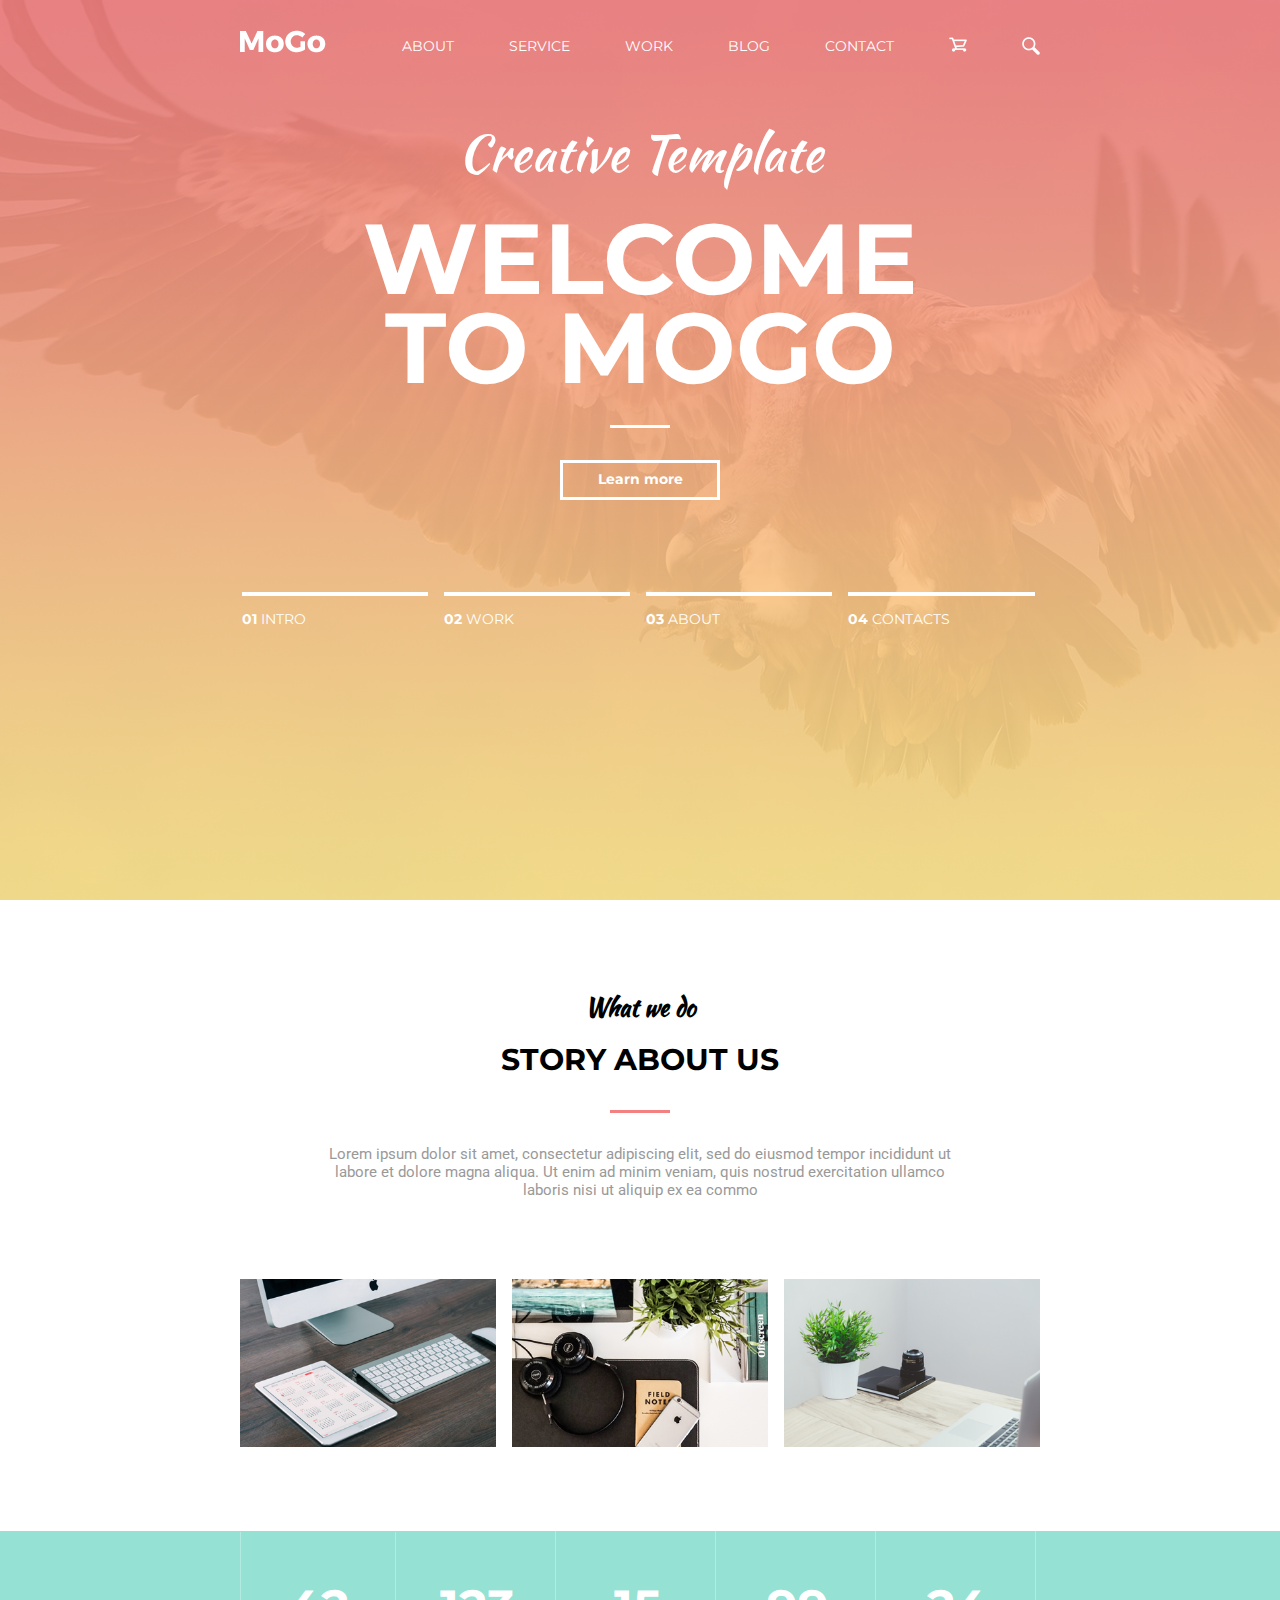
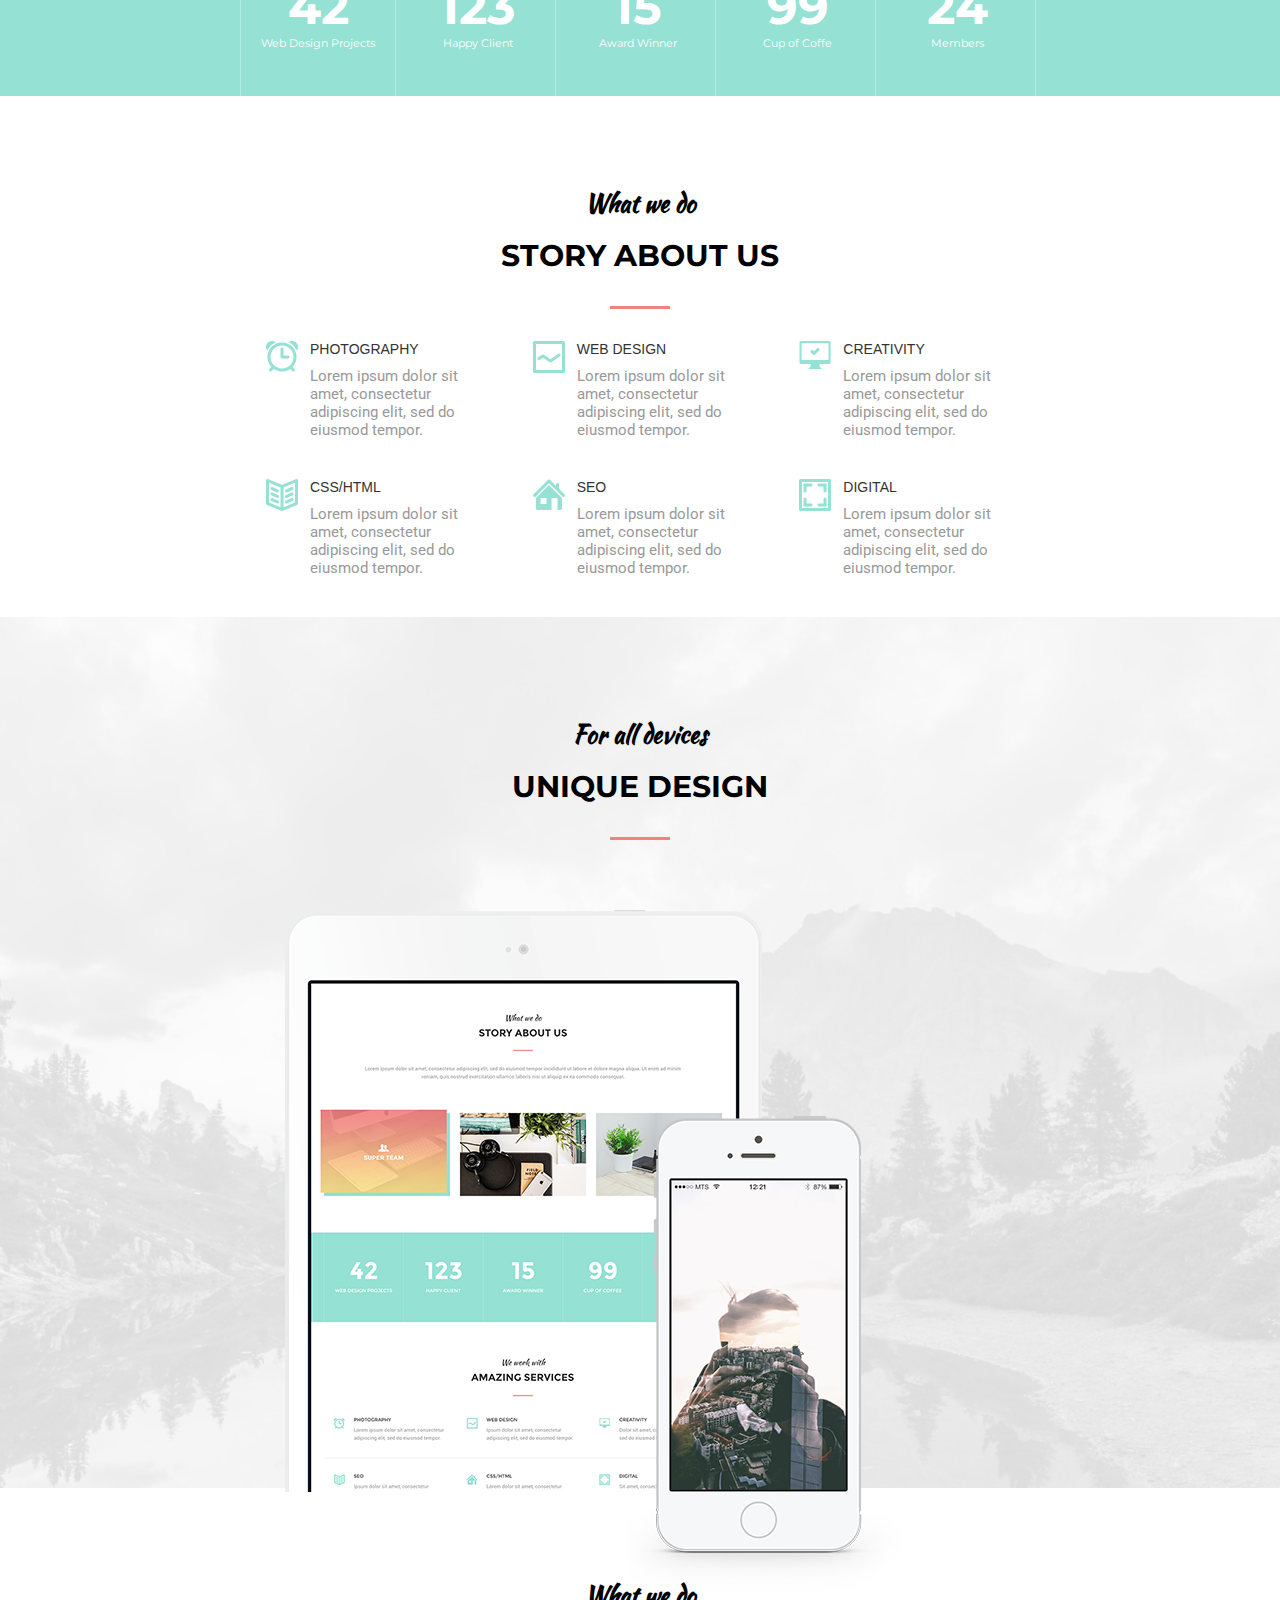
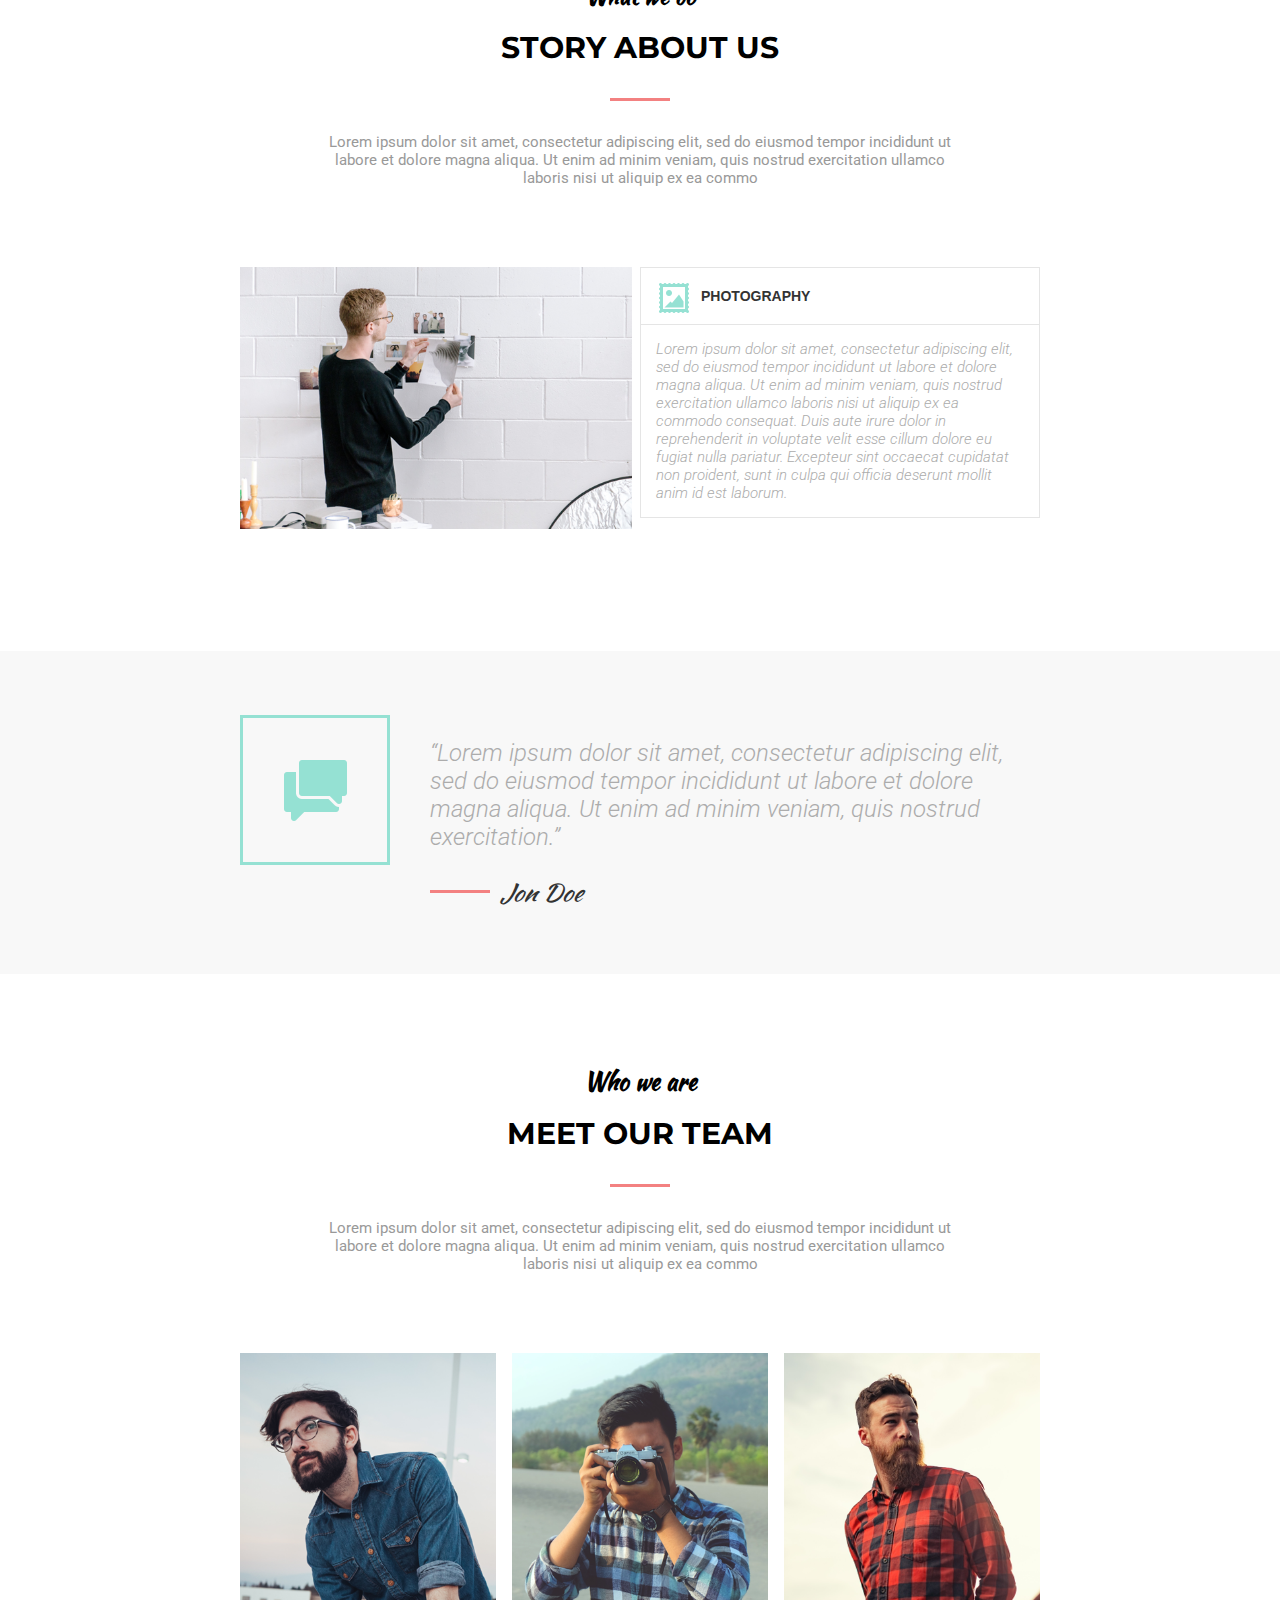
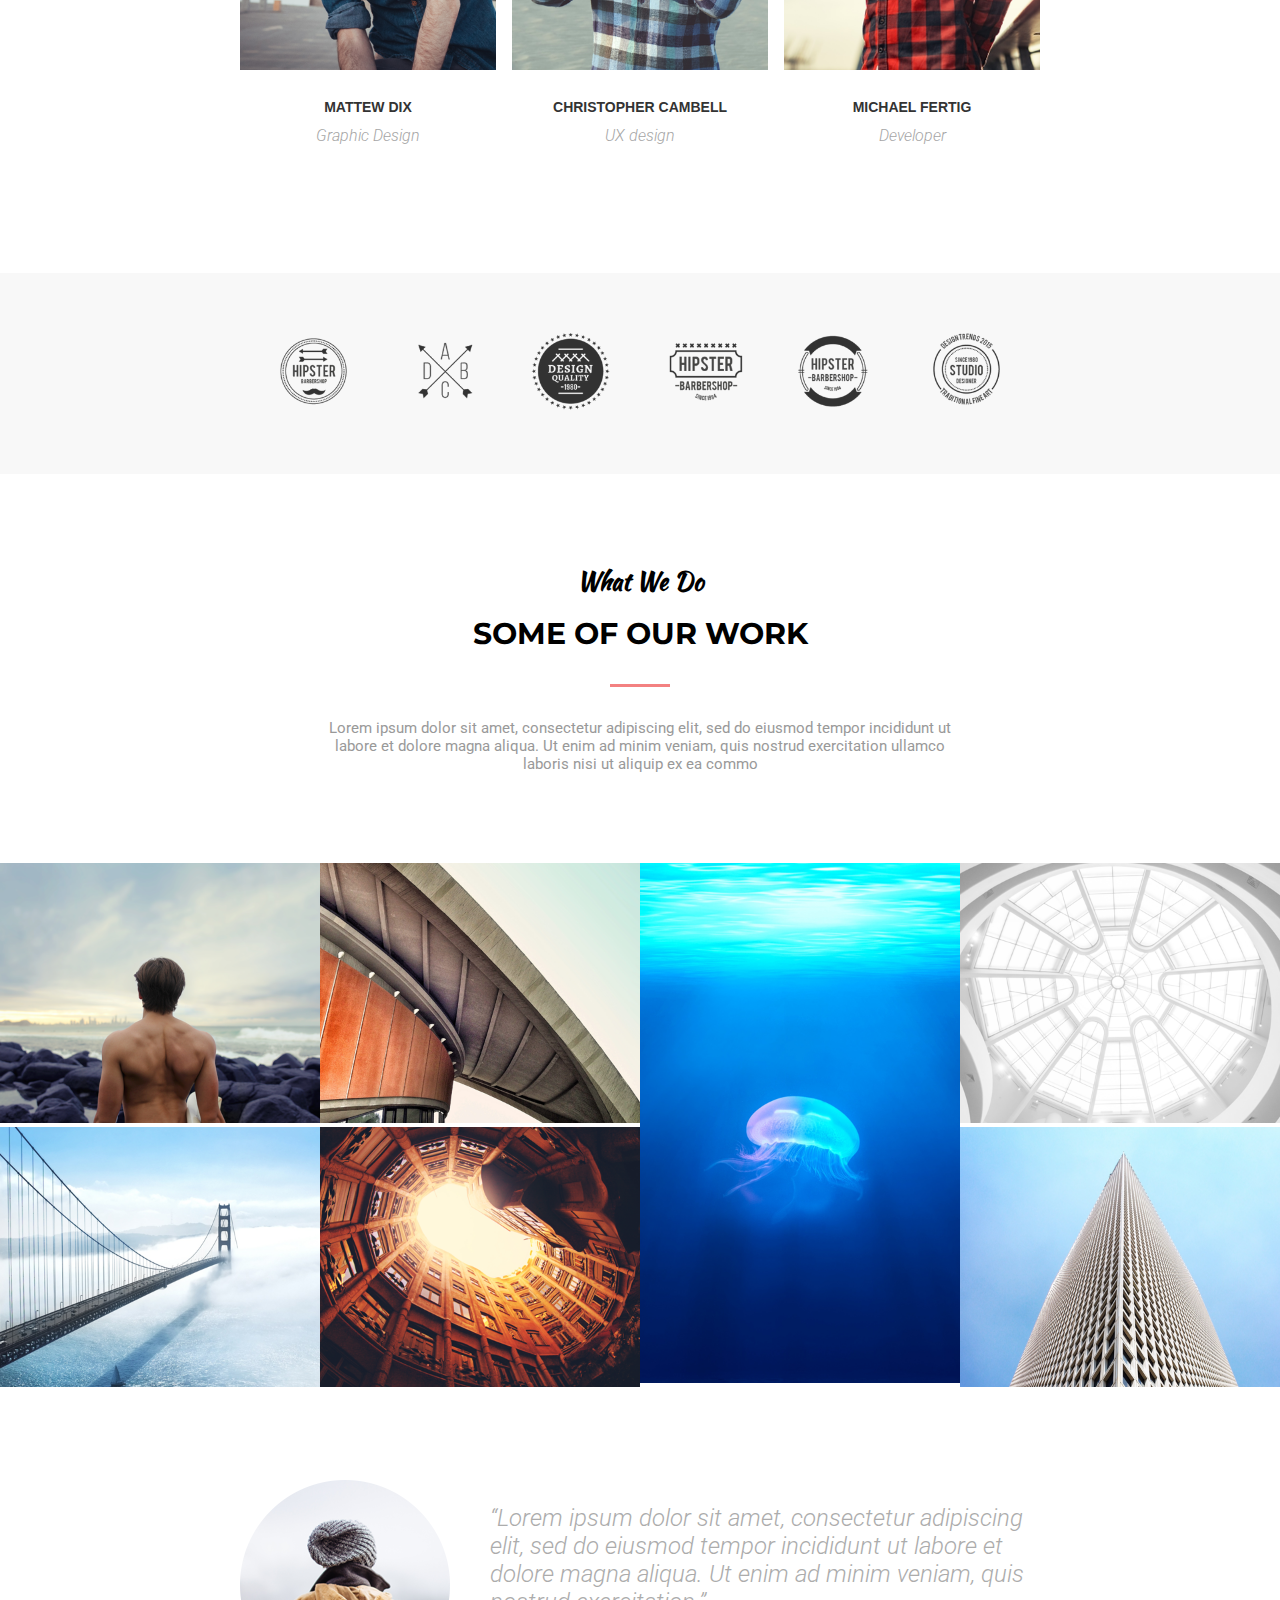
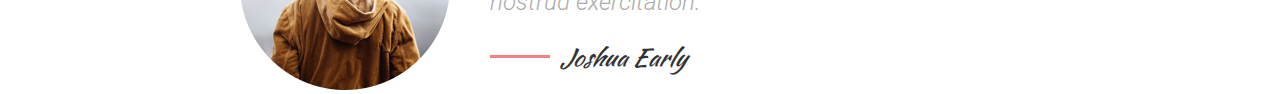
<file: MoGoZV/index.html>
<!DOCTYPE html>
<html>
<head>
    <meta charset="utf-8"/>
    <title></title>
    <link rel="stylesheet" href="style.css">
    <link rel="preconnect" href="https://fonts.gstatic.com">
    <link href="https://fonts.googleapis.com/css2?family=Kaushan+Script&family=Montserrat:wght@400;700&family=Roboto:ital,wght@1,300&display=swap" rel="stylesheet">
</head>
<body>
    <header>
        <div class="wrapper">
            <div class="heading clearfix">
                <div id="logo">
                    <img src="image/Logo.png" alt="logo">
                </div>
                <div id="nav_1">
                    <ul class="menu_1">
                        <li><a href="#">about</a></li>
                        <li><a href="#">service</a></li>
                        <li><a href="#">work</a></li>
                        <li><a href="#">blog</a></li>
                        <li><a href="#">contact</a></li>
                        <li><a href="#"><img src="image/shop_img.png" alt="search"></a></li>
                        <li><a href="#"><img src="image/search_img.png" alt="shop"></a></li>
                    </ul>
                </div>
            </div>
            <div class="promo">
                <h2>Creative Template</h2>
                <h1>Welcome<br/>to MoGo</h1>
                <hr/>
                <div class="button">
                    <a href="#">Learn more</a>
                </div>
            </div>
            <div class="start">
                <ul>
                    <li><a href="#"><b>01</b> intro</a></li>
                    <li><a href="#"><b>02</b> work</a></li>
                    <li><a href="#"><b>03</b> about</a></li>
                    <li><a href="#"><b>04</b> contacts</a></li>
                </ul>
            </div>
        </div>
    </header>
    <section id="about_us">
        <div class="wrapper">
            <div class="titles">
                <h3>What we do</h3>
                <h2>Story about us</h2>
                <hr>
                <p>Lorem ipsum dolor sit amet, consectetur adipiscing elit, sed do eiusmod tempor incididunt ut labore et dolore magna aliqua. Ut enim ad minim veniam, quis nostrud exercitation ullamco laboris nisi ut aliquip ex ea commo</p>
            </div>
            <div class="about_gallery">
                <img src="image/about1.png" alt="">
                <img src="image/about2.png" alt="">
                <img src="image/about3.png" alt="">
            </div>
        </div>
    </section>
    <section id="stat">
        <div class="wrapper">
            <div>
                <p class="stat_numb">42</p>
                <p class="stat_text">Web Design Projects</p>
            </div>
            <div>
                <p class="stat_numb">123</p>
                <p class="stat_text">Happy Client</p>
            </div>
            <div>
                <p class="stat_numb">15</p>
                <p class="stat_text">Award Winner</p>
            </div>
            <div>
                <p class="stat_numb">99</p>
                <p class="stat_text">Cup of Coffe</p>
            </div>
            <div>
                <p class="stat_numb">24</p>
                <p class="stat_text">Members</p>
            </div>
        </div>
    </section>
    <section id="services">
        <div class="wrapper">
            <div class="titles">
                <h3>What we do</h3>
                <h2>Story about us</h2>
                <hr>
            </div>
            <div class="services_items">
                <div class="sv_item">
                    <div class="sv_icon">
                        <img src="image/icon1.png" alt="">
                    </div>
                    <div class="sv_text">
                        <h4>Photography</h4>
                        <p>Lorem ipsum dolor sit amet, consectetur adipiscing elit, sed do eiusmod tempor.</p>
                    </div>
                </div>
                <div class="sv_item">
                    <div class="sv_icon">
                        <img src="image/icon2.png" alt="">
                    </div>
                    <div class="sv_text">
                        <h4>Web Design</h4>
                        <p>Lorem ipsum dolor sit amet, consectetur adipiscing elit, sed do eiusmod tempor.</p>
                    </div>
                </div>
                <div class="sv_item">
                    <div class="sv_icon">
                        <img src="image/icon3.png" alt="">
                    </div>
                    <div class="sv_text">
                        <h4>Creativity</h4>
                        <p>Lorem ipsum dolor sit amet, consectetur adipiscing elit, sed do eiusmod tempor.</p>
                    </div>
                </div>
            </div>
            <div class="services_items">
                <div class="sv_item">
                    <div class="sv_icon">
                        <img src="image/icon4.png" alt="">
                    </div>
                    <div class="sv_text">
                        <h4>Css&#47;html</h4>
                        <p>Lorem ipsum dolor sit amet, consectetur adipiscing elit, sed do eiusmod tempor.</p>
                    </div>
                </div>
                <div class="sv_item">
                    <div class="sv_icon">
                        <img src="image/icon5.png" alt="">
                    </div>
                    <div class="sv_text">
                        <h4>seo</h4>
                        <p>Lorem ipsum dolor sit amet, consectetur adipiscing elit, sed do eiusmod tempor.</p>
                    </div>
                </div>
                <div class="sv_item">
                    <div class="sv_icon">
                        <img src="image/icon6.png" alt="">
                    </div>
                    <div class="sv_text">
                        <h4>digital</h4>
                        <p>Lorem ipsum dolor sit amet, consectetur adipiscing elit, sed do eiusmod tempor.</p>
                    </div>
                </div>
            </div>
        </div>
    </section>
    <section id="design">
        <div class="wrapper">
            <div class="titles">
                <h3>For all devices</h3>
                <h2>Unique design</h2>
                <hr>
            </div>
            <div class="devices">
                <img class="ipad" src="image/ipad.png" alt="ipad">
                <img class="iphone" src="image/iphone.png" alt="">
            </div>
        </div>
    </section>
    <section id="what_do">
        <div class="wrapper">
            <div class="titles">
                <h3>What we do</h3>
                <h2>Story about us</h2>
                <hr>
                <p>Lorem ipsum dolor sit amet, consectetur adipiscing elit, sed do eiusmod tempor incididunt ut labore et dolore magna aliqua. Ut enim ad minim veniam, quis nostrud exercitation ullamco laboris nisi ut aliquip ex ea commo</p>
            </div>
        <div class="what_info">
            <div class="what_img">
                <img src="image/what.png" alt="">
            </div>
            <div class="what_txt">
                <div class="accordion">
                    <div class="accordion_item">
                        <div class="accordion_header">
                            <img class="accordion_icon" src="image/do1.png" alt="">
                            <div class="accordion_title">
                                Photography
                            </div>
                        </div>
                        <div class="accrordion_content">
                            <p>Lorem ipsum dolor sit amet, consectetur adipiscing elit, sed do eiusmod tempor incididunt ut labore et dolore magna aliqua. Ut enim ad minim veniam, quis nostrud exercitation ullamco laboris nisi ut aliquip ex ea commodo consequat. Duis aute irure dolor in reprehenderit in voluptate velit esse cillum dolore eu fugiat nulla pariatur. Excepteur sint occaecat cupidatat non proident, sunt in culpa qui officia deserunt mollit anim id est laborum.</p>
                        </div>
                    </div>
                </div>
            </div>
        </div>
    </section>
    <section id="quote">
        <div class="wrapper">
            <div class="quote_content">
                <div class="quote_img">
                    <img src="image/quote.png" alt="quote">
                </div>
                <div class="quote_txt">
                    <p>“Lorem ipsum dolor sit amet, consectetur adipiscing elit, sed do eiusmod tempor incididunt ut labore et dolore magna aliqua. Ut enim ad minim veniam, quis nostrud exercitation.”</p>
                    <hr/>
                    <p>Jon Doe</p>
                </div>
            </div>
        </div>
        </div>
    </section>
    <section id="portfolio_team">
        <div class="wrapper">
            <div class="titles">
                <h3>Who we are</h3>
                <h2>Meet our team</h2>
                <hr>
                <p>Lorem ipsum dolor sit amet, consectetur adipiscing elit, sed do eiusmod tempor incididunt ut labore et dolore magna aliqua. Ut enim ad minim veniam, quis nostrud exercitation ullamco laboris nisi ut aliquip ex ea commo</p>
            </div>
            <div class="gallery_team">
                <div class="gallery_item">
                    <img src="image/gallary1.png" alt="">
                    <h4>Mattew Dix</h4>
                    <p>Graphic Design</p>
                </div>
                <div class="gallery_item">
                    <img src="image/gallary2.png" alt="">
                    <h4>Christopher Cambell</h4>
                    <p>UX design</p>
                </div>
                <div class="gallery_item">
                    <img src="image/gallary3.png" alt=""> 
                    <h4>Michael fertig</h4>
                    <p>Developer</p> 
                </div>
            </div>
        </div>
    </section>
    <section id="sponsors">
        <div class="wrapper">
            <img src="image/brand.png" alt="">
        </div>
    </section>
    <section id="photo_gallery">
        <div class="wrapper">
            <div class="titles">
                <h3>What We Do</h3>
                <h2>Some of our work</h2>
                <hr>
                <p>Lorem ipsum dolor sit amet, consectetur adipiscing elit, sed do eiusmod tempor incididunt ut labore et dolore magna aliqua. Ut enim ad minim veniam, quis nostrud exercitation ullamco laboris nisi ut aliquip ex ea commo</p>
            </div>
        </div>
        <div class="photo_work">
            <div class="work_col">
                <div><img src="image/photo1.png" alt=""></div>
                <div><img src="image/photo5.png" alt=""></div>
            </div>
            <div class="work_col">
                <div><img src="image/photo2.png" alt=""></div>
                <div><img src="image/photo6.png" alt=""></div>
            </div>
            <div class="work_col">
                <div><img src="image/photo3.png" alt=""></div>
            </div>
            <div class="work_col">
                <div><img src="image/photo4.png" alt=""></div>
                <div><img src="image/photo7.png" alt=""></div>
            </div>
        </div>
        <div class="wrapper">
            <div class="quote_content">
                <div class="quote_img">
                    <img src="image/avatar.png" alt="quote">
                </div>
                <div class="quote_txt">
                    <p>“Lorem ipsum dolor sit amet, consectetur adipiscing elit, sed do eiusmod tempor incididunt ut labore et dolore magna aliqua. Ut enim ad minim veniam, quis nostrud exercitation.”</p>
                    <hr/>
                    <p>Joshua Early</p>
                </div>
            </div>
        </div>
    </div>    
    </section>
    <section>
        <div class="wrapper">
            
        </div>
    </section>
    <section>
        <div class="wrapper">
            
        </div>
    </section>
    <section>
        <div class="wrapper">
            
        </div>
    </section>
    <section>
        <div class="wrapper">
            
        </div>
    </section>
    <footer>
        <div class="wrapper">
            
        </div>
    </footer>
    </body>
</html>
</file>
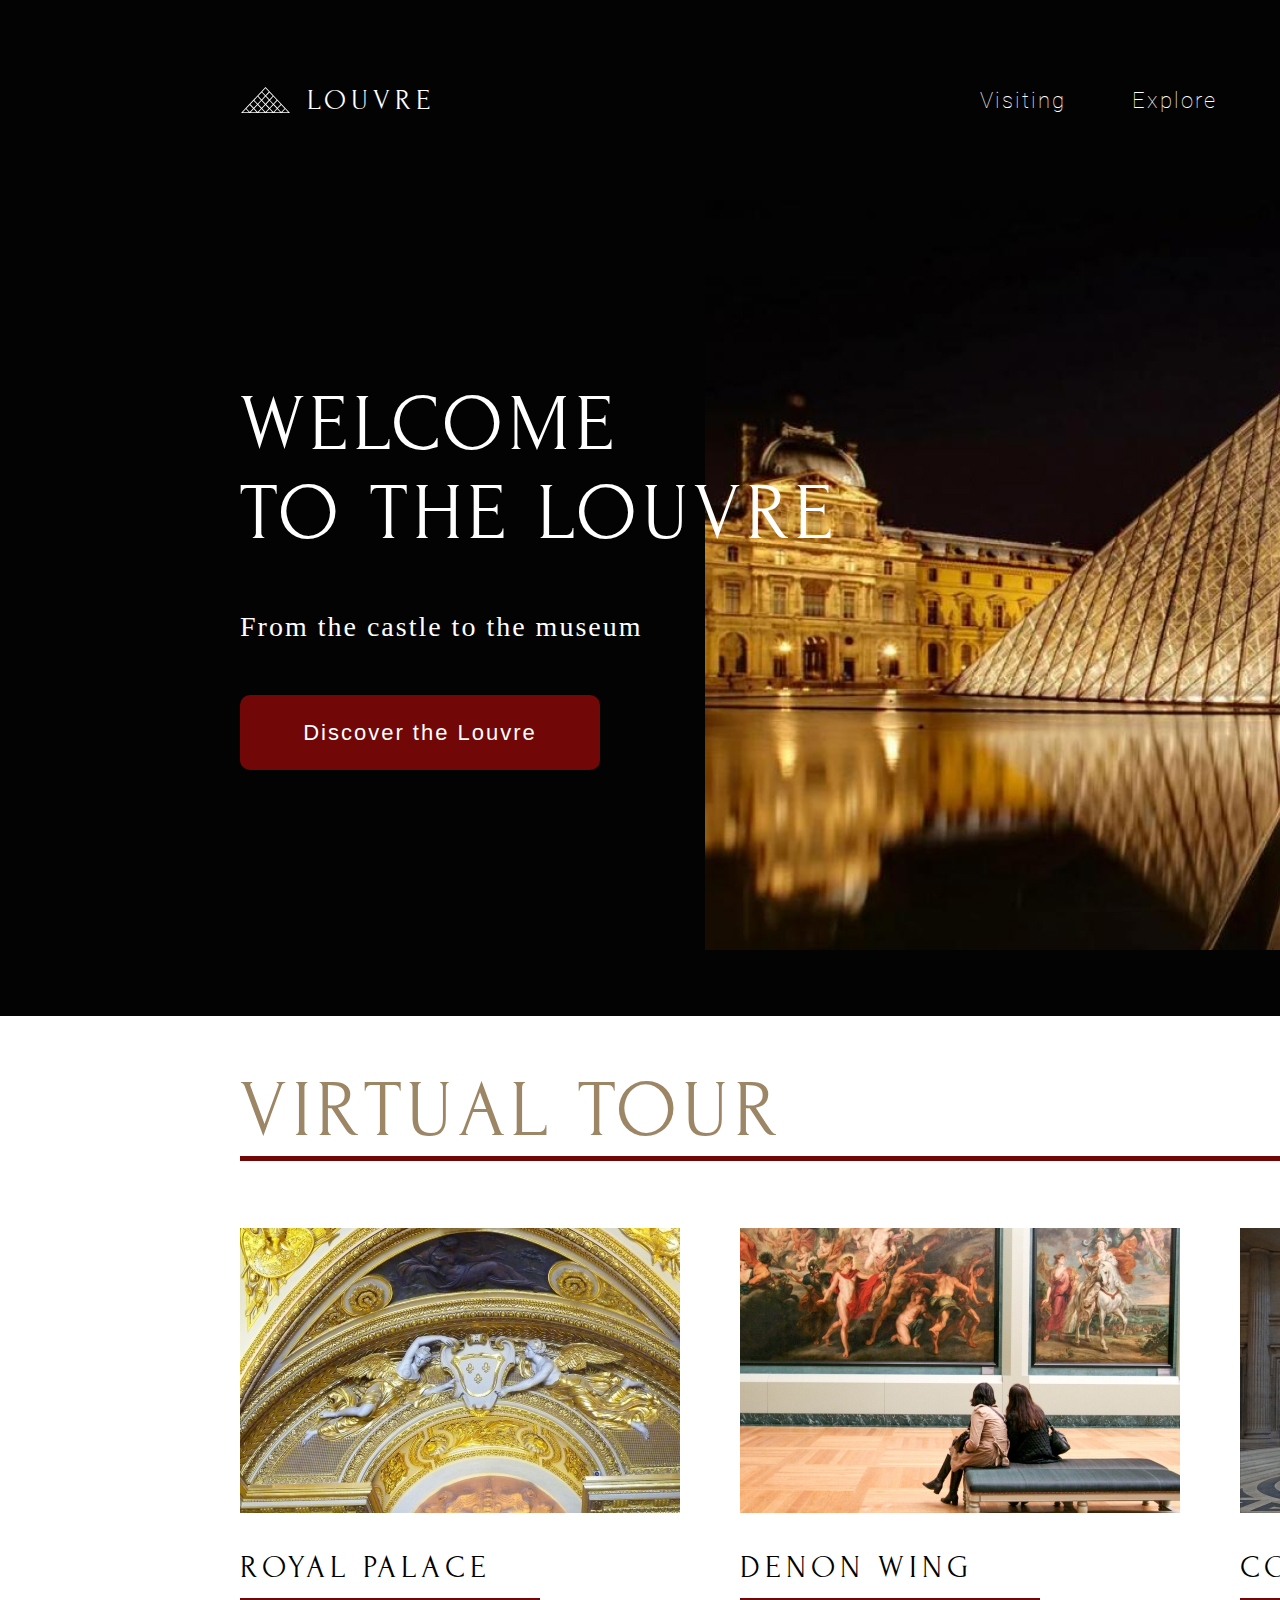
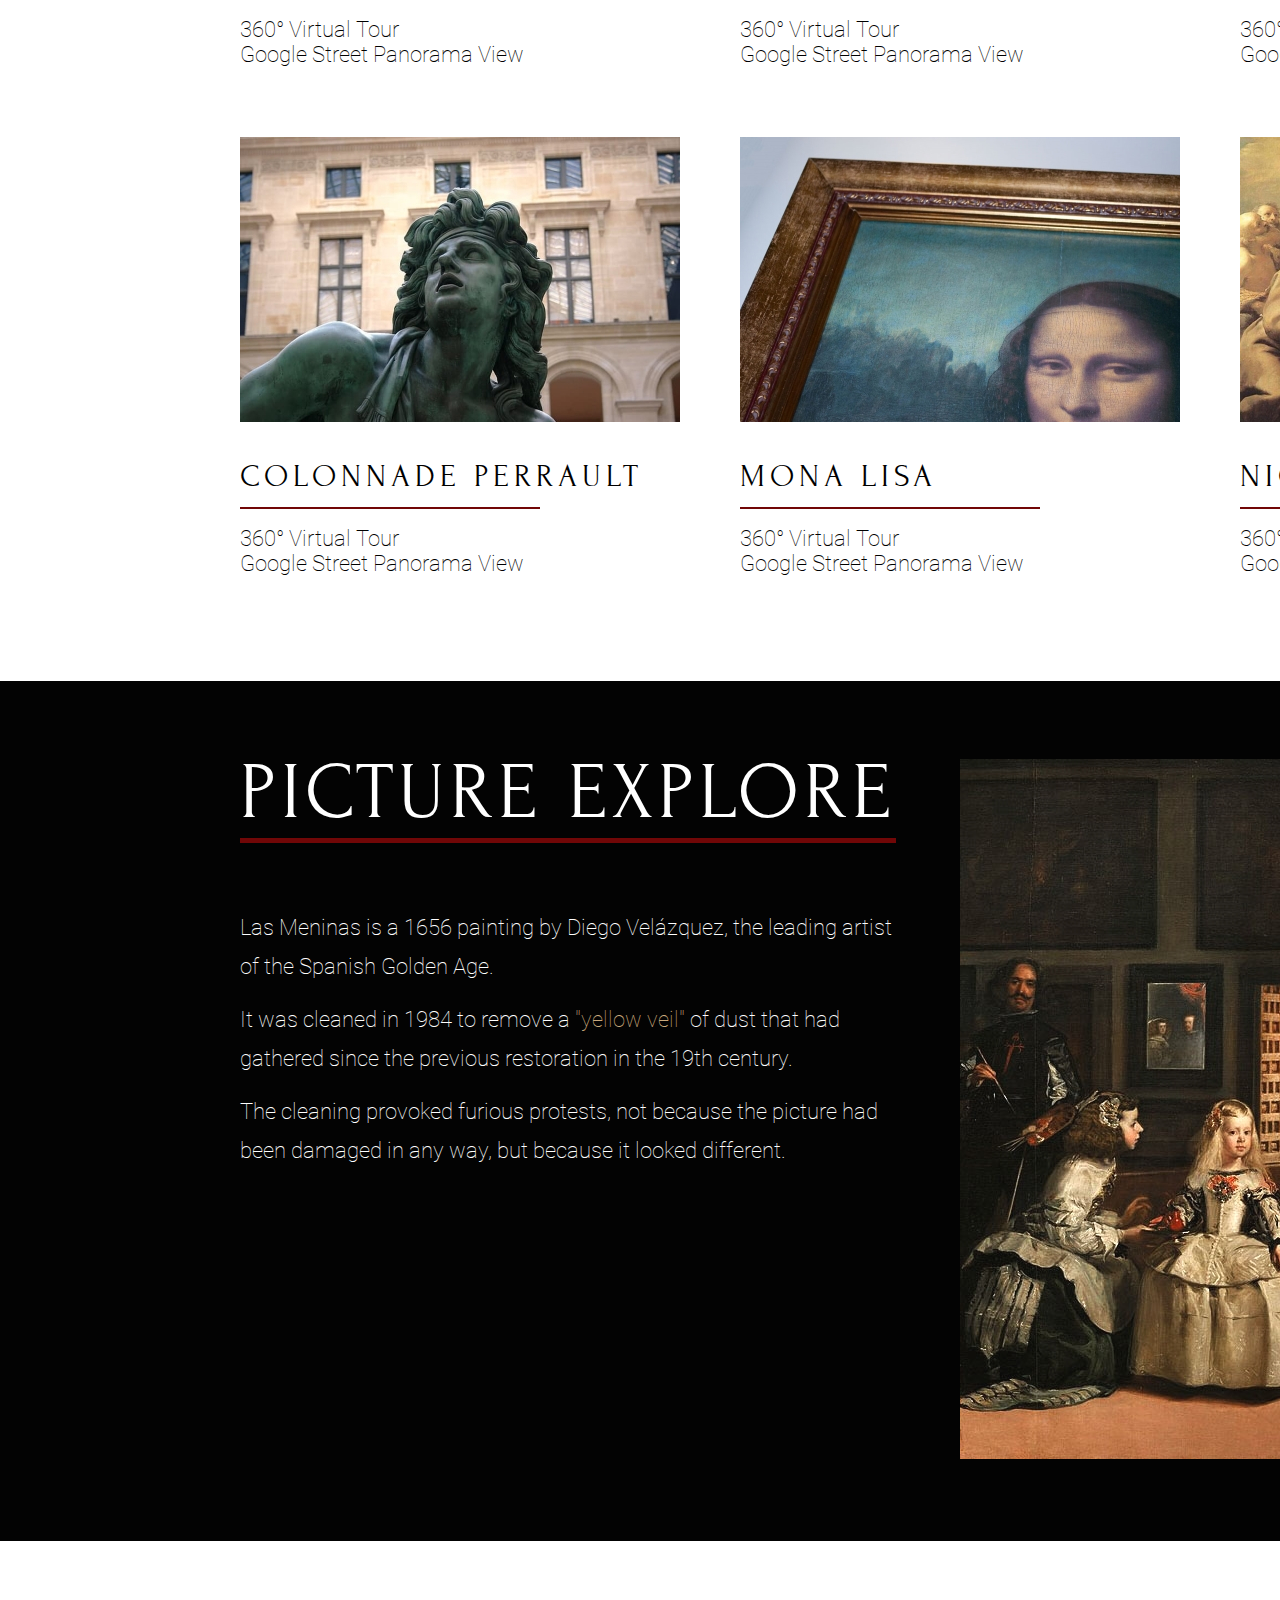
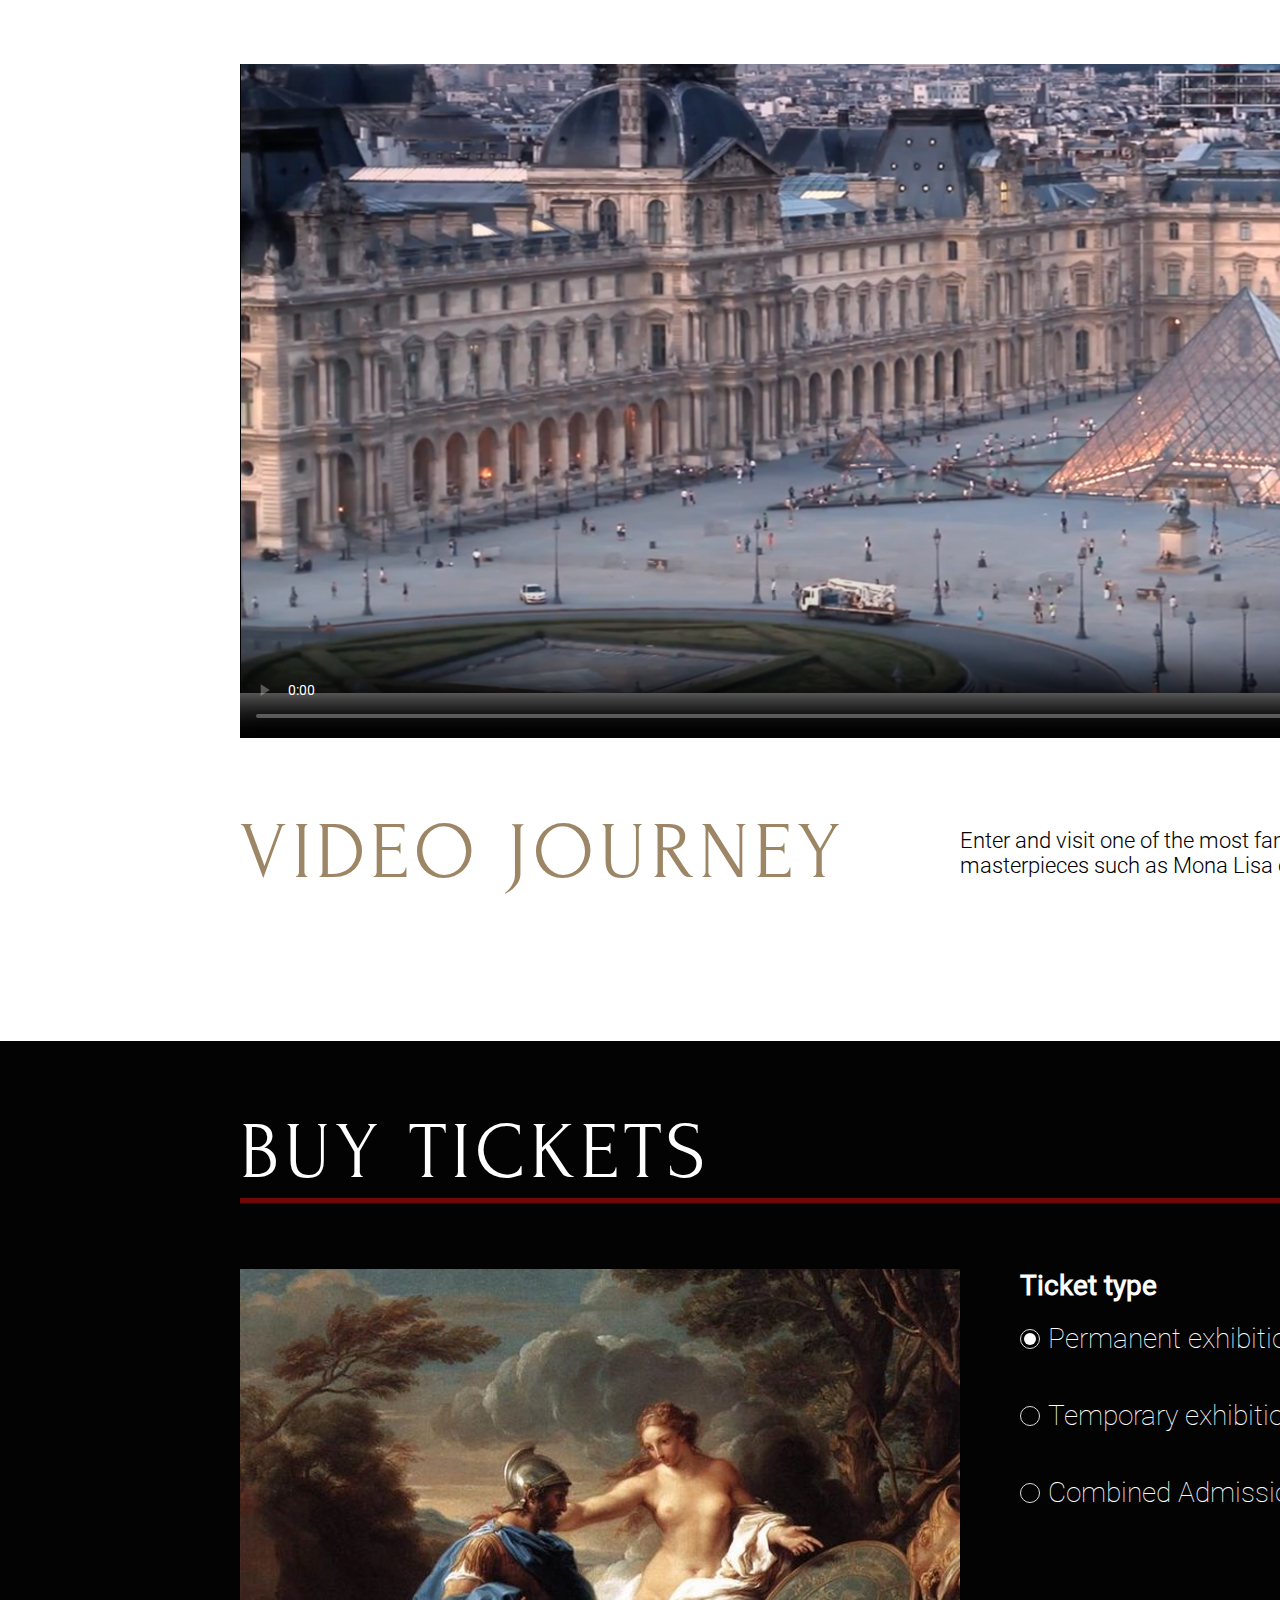
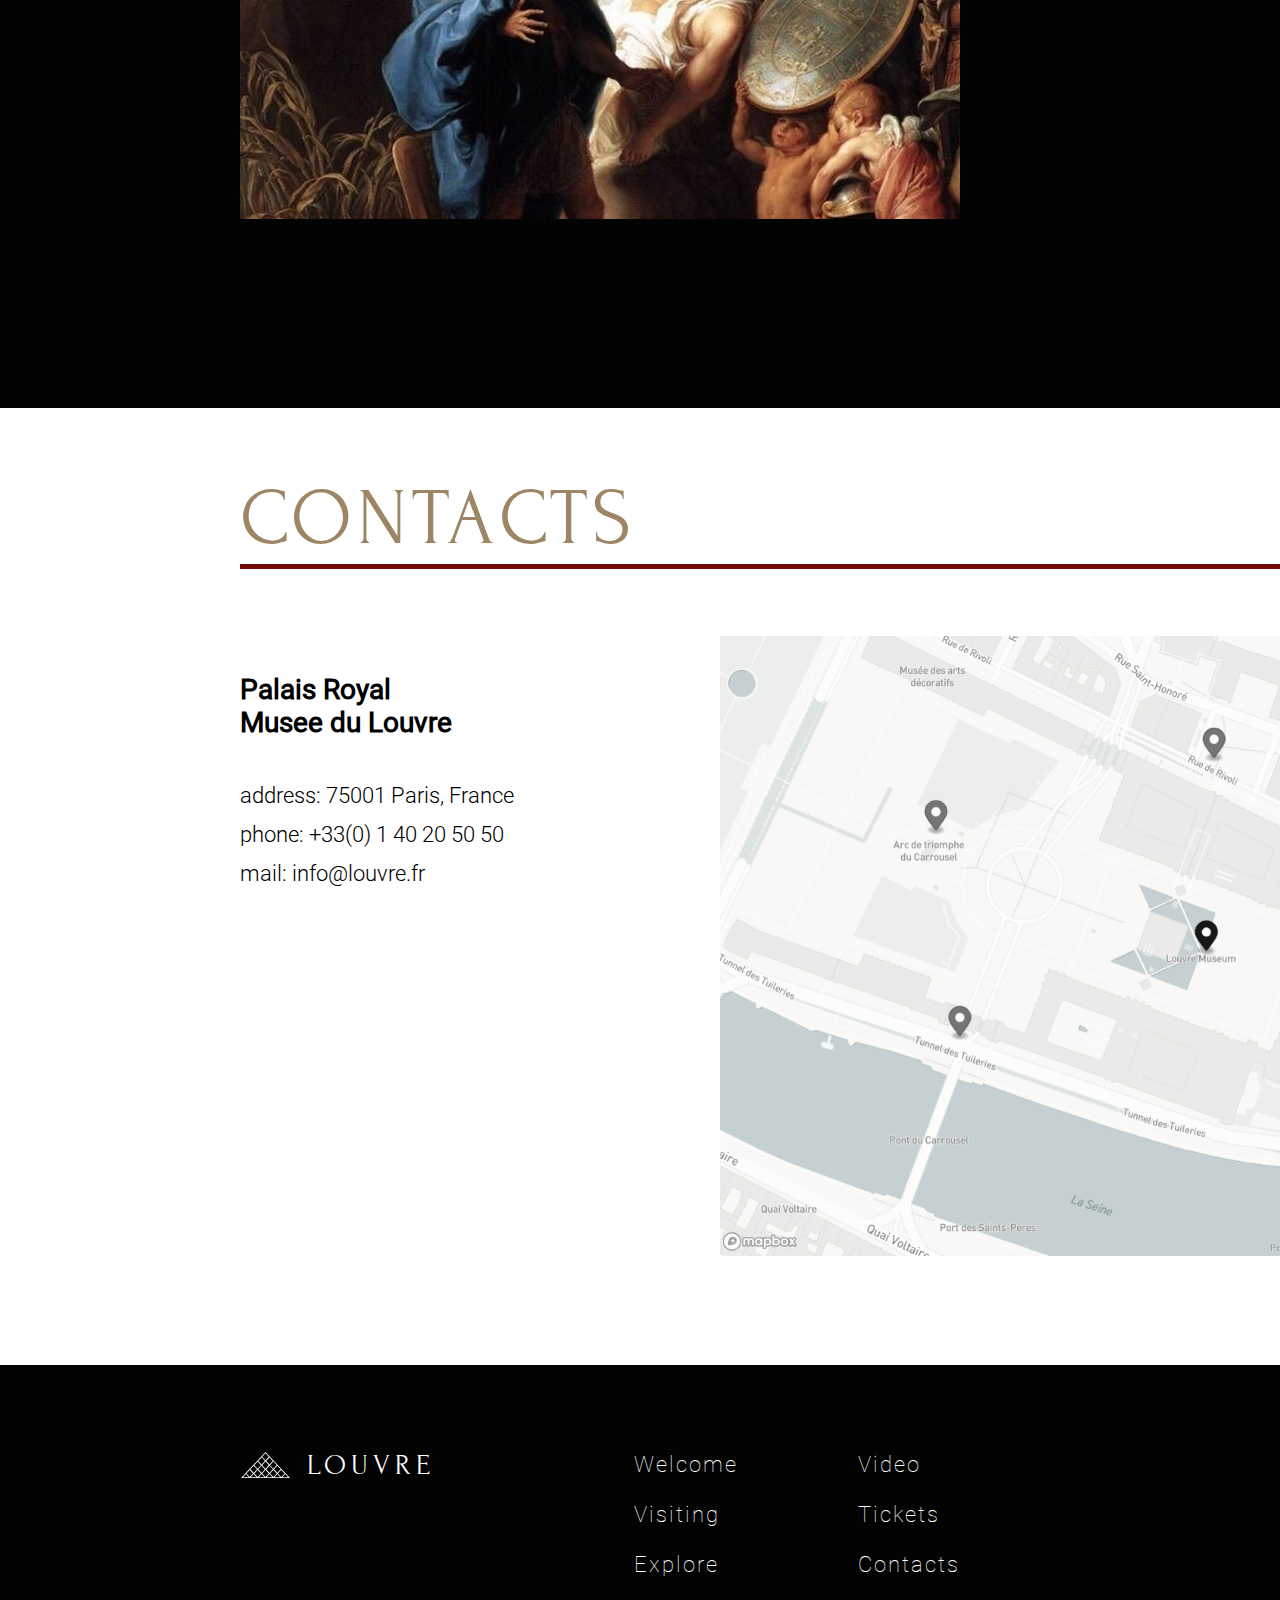
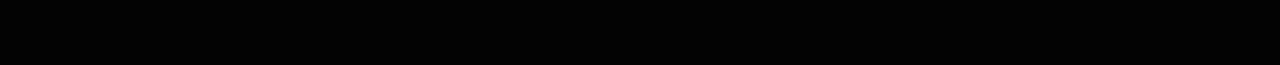
<file: museum/index.html>
<!DOCTYPE html>
<html lang="en">

<head>
   <meta charset="UTF-8">
   <meta http-equiv="X-UA-Compatible" content="IE=edge">
   <meta name="viewport" content="width=device-width, initial-scale=1.0">
   <title>Museum</title>
   <link rel="stylesheet" href="style.css">
   <link rel="icon" href="assets/favicon.png">
</head>

<body>
   <header>
      <div class="container">
         <div class="header">
            <div class="header-logo">
               <div class="header-logo__img"></div>
               <div class="header-logo__text">Louvre</div>
            </div>
            <nav class="header-nav">
               <ul class="header-nav__items">
                  <li><a href="#visiting">Visiting</a></li>
                  <li><a href="#explore">Explore</a></li>
                  <li><a href="#video">Video</a></li>
                  <li><a href="#tickets">Tickets</a></li>
                  <li><a href="#contacts">Contacts</a></li>
               </ul>
            </nav>
         </div>
      </div>
   </header>
   <main>
      <section id="welcome">
         <div class="container">
            <div class="welcom-intro">
               <h1>Welcome <br> to the Louvre</h1>
               <p>From the castle to the museum</p>
               <button class="welcom-btn">Discover the Louvre</button>
            </div>
         </div>
      </section>
      <section id="visiting">
         <div class="container">
            <h2 class="title fixed">Virtual tour</h2>
            <div class="visiting-cards">
               <div class="visiting-cards__item">
                  <img src="assets/Rectangle0.jpg" alt="Rectangle0">
                  <h3 class="visiting-title">Royal Palace</h3>
                  <p class="visiting-para">360° Virtual Tour</p>
                  <p class="visiting-para">Google Street Panorama View</p>
               </div>
               <div class="visiting-cards__item">
                  <img src="assets/Rectangle1.jpg" alt="Rectangle0">
                  <h3 class="visiting-title">Denon Wing</h3>
                  <p class="visiting-para">360° Virtual Tour</p>
                  <p class="visiting-para">Google Street Panorama View</p>
               </div>
               <div class="visiting-cards__item">
                  <img src="assets/Rectangle3.jpg" alt="Rectangle0">
                  <h3 class="visiting-title">Colonnade Perrault</h3>
                  <p class="visiting-para">360° Virtual Tour</p>
                  <p class="visiting-para">Google Street Panorama View</p>
               </div>
               <div class="visiting-cards__item">
                  <img src="assets/Rectangle4.jpg" alt="Rectangle0">
                  <h3 class="visiting-title">Colonnade Perrault</h3>
                  <p class="visiting-para">360° Virtual Tour</p>
                  <p class="visiting-para">Google Street Panorama View</p>
               </div>
               <div class="visiting-cards__item">
                  <img src="assets/Rectangle5.jpg" alt="Rectangle0">
                  <h3 class="visiting-title">Mona Lisa</h3>
                  <p class="visiting-para">360° Virtual Tour</p>
                  <p class="visiting-para">Google Street Panorama View</p>
               </div>
               <div class="visiting-cards__item">
                  <img src="assets/Rectangle6.jpg" alt="Rectangle0">
                  <h3 class="visiting-title">Night Palace</h3>
                  <p class="visiting-para">360° Virtual Tour</p>
                  <p class="visiting-para">Google Street Panorama View</p>
               </div>
            </div>
         </div>
      </section>
      <div class="container">
         <section id="explore">

            <div class="explore-text">
               <h2 class="title white">Picture explore</h2>
               <p>Las Meninas is a 1656 painting by Diego Velázquez, the leading artist of the Spanish Golden Age.</p>
               <p>It was cleaned in 1984 to remove a <span>"yellow veil"</span> of dust that had gathered since the
                  previous
                  restoration in the 19th century.</p>
               <p>The cleaning provoked furious protests, not because the picture had been damaged in any way, but
                  because
                  it looked different.</p>
            </div>
            <div class="explore-img">
               <img src="assets/Rectangle_exp.png" alt="Rectangle_exp">
            </div>

         </section>
      </div>

      <section id="video">
         <div class="container">
            <div class="video-content">
               <video width="1440" height="720" poster='assets/poster.png' controls>
                  Your browser does not support the video tag.
               </video>
            </div>
            <div class="video-text">
               <h2 class="title">Video Journey</h2>
               <p>Enter and visit one of the most famous museums in the world and enjoy masterpieces such as Mona Lisa
                  or Hammurabi's Code</p>
            </div>
         </div>
      </section>

      <section id="tickets">
         <div class="container">
            <h2 class="title white">Buy tickets</h2>
            <div class="tickets-content">
               <div class="tickets-content__img">
                  <img src="assets/Rectangle_tic.png" alt="Rectangle_tic">
               </div>
               <div class="tickets-content__shop">
                  <div class="tickets-type">
                     <div class="tickets-type-items">
                        <p class="tickets-para">Ticket type</p>
                        <form action="#">
                           <p>
                              <input type="radio" id="test1" name="radio-group" checked>
                              <label for="test1">Permanent exhibition</label>
                           </p>
                           <p>
                              <input type="radio" id="test2" name="radio-group">
                              <label for="test2">Temporary exhibition</label>
                           </p>
                           <p>
                              <input type="radio" id="test3" name="radio-group">
                              <label for="test3">Combined Admission</label>
                           </p>
                        </form>
                     </div>
                  </div>
                  <div class="tickets-amount">
                     <p class="tickets-para">Amount</p>
                     <p>Basic 18+</p>
                     <div class="basic-count">
                        <button type="button" onclick="this.nextElementSibling.stepDown()">-</button>
                        <input type="number" min="0" max="20" value="1" readonly class="number">
                        <button type="button" onclick="this.previousElementSibling.stepUp()">+</button>
                     </div>
                     <p>Senior 65+</p>
                     <div class="senior-count">
                        <button type="button" onclick="this.nextElementSibling.stepDown()">-</button>
                        <input type="number" min="0" max="20" value="1" readonly class="number">
                        <button type="button" onclick="this.previousElementSibling.stepUp()">+</button>
                     </div>
                     <p class="tickets-para">Total 220</p>
                     <button class="tickets-btn">Buy Now</button>
                  </div>
               </div>
            </div>
         </div>
      </section>
      <section id="contacts">
         <div class="container">
            <h2 class="title">Contacts</h2>
            <div class="contacts-info">
               <div class="contacts-info__text">
                  <h4>Palais Royal <br> Musee du Louvre</h4>
                  <p>address: 75001 Paris, France</p>
                  <p>phone: +33(0) 1 40 20 50 50</p>
                  <p>mail: info@louvre.fr</p>
               </div>
               <div class="contacts-info__img">
                  <img src="assets/Rectangle_map.png" alt="Rectangle0">
               </div>
            </div>
         </div>
      </section>
   </main>
   <footer>
      <div class="container">
         <div class="footer-content">
            <div class="footer-items">
               <div class="header-logo">
                  <div class="header-logo__img"></div>
                  <div class="header-logo__text">Louvre</div>
               </div>
               <nav class="footer-nav">
                  <ul class="footer-nav__items">
                     <li><a href="#welcom">Welcome</a></li>
                     <li><a href="#visiting">Visiting</a></li>
                     <li><a href="#explore">Explore</a></li>
                  </ul>
                  <ul class="footer-nav__items">

                     <li><a href="#video">Video</a></li>
                     <li><a href="#tickets">Tickets</a></li>
                     <li><a href="#contacts">Contacts</a></li>
                  </ul>

               </nav>
            </div>
            <div class="social-network">
               <div class="social-network__item"><img src="assets/youtube.png" alt=""></div>
               <div class="social-network__item"><img src="assets/insta.png" alt=""></div>
               <div class="social-network__item"><img src="assets/facebook.png" alt=""></div>
               <div class="social-network__item"><img src="assets/twitter.png" alt=""></div>
               <div class="social-network__item"><img src="assets/pad.png" alt=""></div>
            </div>
         </div>
      </div>
   </footer>

</body>

</html>
</file>
<file: MoGoZV/style.css>
html, body {
    margin: 0;
    padding: 0;
}

* {
    box-sizing: border-box;
}

.clearfix:after {
	content:'';
	display: table;
	width: 100%;
	clear: both;
}

.wrapper {
    width: 62.5%;
    margin: 0 auto;
}

header {
    width: 100%;
    height: 100vh;
    background: url("image/index.png") no-repeat center/ cover;
}

#logo {
    padding-top: 30px;
    float: left;
}

#nav_1 {
    float: right;
    padding-top: 37px;
}

.menu_1 li {
    display: inline-block;
    float: left;
}

.menu_1 {
    padding: 0;
    margin: 0;
}

.menu_1 a {
    text-decoration: none;
    color: #fff;
    font-family: 'Montserrat', sans-serif;
    font-size: 14px;
    margin-left: 55px;
    text-transform: uppercase;
    font-weight: 400;
}

.menu_1 a:hover {
    border-bottom: 4px solid #fce38a;
    color: #fce38a;
    padding-bottom: 13px;
}

.promo {
    margin-top: 7%;
}

.promo h2, .promo h1 {
    text-align: center;
    color: #fff;
    margin: 0;
    padding: 0;
}

.promo h2 {
    font-size: 3.2em;
    font-family: 'Kaushan Script', cursive;
    font-weight: 400;
    margin-bottom: 3%;
}

h1 {
    font-size: 6.2em;
    font-family: 'Montserrat', sans-serif;
    text-transform: uppercase;
    font-weight: bold;
    line-height: 0.9em;
}

.promo hr {
    width: 60px;
    border: none;
    background: #fff;
    height: 3px;
    margin-top: 4%;
    margin-bottom: 4%;
}

.button {
    display: block;
    border: 3px solid #fff;
    color: #fff;
    background: transparent;
    width: 160px;
    margin: 0 auto;
    text-decoration: none;
    height: 40px;
    text-align: center;
    font-size: 14px;
    font-family: 'Montserrat', sans-serif;
    padding-top: 7px;
}

.button a {
    text-decoration: none;
    color: #fff;
    font-weight: bold;
}

.start li {
    display: block;
    float: left;
    border-top: 4px solid #fff;
    height: 74px;
    width: 24.5%;
    margin-left: 2.1% ;
    padding-top: 14px;
    margin-top: 10%;
}

.start li:first-child {
    margin-left: -5%;
}

.start a {
    color: #fff;
    font-size: 14px;
    font-family: 'Montserrat', sans-serif;
    text-transform: uppercase;
    text-decoration: none;
}
    
.titles {
    text-align: center;
    margin-top: 90px;
}

.titles h3 {
    font-size: 24px;
    font-family: 'Kaushan Script', cursive;
    margin: 0;
    padding: 0;
}

.titles h2 {
    font-size: 30px;
    font-family: 'Montserrat', sans-serif;
    text-transform: uppercase;
    font-weight: bold;
    margin: 0;
        padding: 0;
    margin-top: 2%;
}

.titles hr {
    width: 60px;
    border: none;
    background: #f38181;
    height: 3px;
    margin-top: 4%;
    margin-bottom: 4%;
}

.titles p {
    text-align: center;
    font-family: 'Roboto', sans-serif;
    font-size: 15px;
    color: #999;
    width: 80%;
    margin: 0 auto;
}

.about_gallery img {
    width: 32%;
    height: 100%;
    margin-top: 10%;
    margin-bottom: 10%;
}

.about_gallery img:first-child {
    float: left;
}

.about_gallery img:last-child {
    float: right;
}

.about_gallery img:nth-child(2) {
    margin-left: 2%;
}

#stat {
    width: 100%;
    background: #95e1d3;
}

#stat .wrapper div {
    display: inline-block;
    height: 100%;
    width: 19.5%;
    text-align: center;
    color: #fff;
    border-right: 1px solid #b5eae0;
}

#stat .wrapper div:first-child {
    border-left: 1px solid #b5eae0;
}

.stat_numb, .stat_text {
    font-family: 'Montserrat', sans-serif;
}

.stat_numb {
    font-size: 3em;
    font-weight: bold;
    margin-bottom: 0;
    margin-top: 30%;
}

.stat_text {
    font-size: 0.7em;
    margin-top: 0;
    margin-bottom: 30%;
}

.sv_text h4, .sv_text p {
    margin: 0;
    padding: 0;
}

.sv_text p {
    color: #999;
    font-family: 'Roboto', sans-serif;
    font-size: 15px;
}

.sv_text h4 {
    font-size: 14px;
    font-family: 'Monstserrat', sans-serif;
    color: #333;
    text-transform: uppercase;
    font-weight: 400;
    margin-bottom: 10px;
}

.services_items {
    display: flex;
}

.sv_item {
    flex: 1 1 0;
    position: relative;
    padding-left: 70px;
    padding-right: 20px;
    padding-bottom: 40px;
}

.sv_icon {
    position: absolute;
    top: 0;
    left: 26px;
    z-index: 1;
}

#design {
    width: 100%;
    height: 871px;
    background: url(image/index2.png) no-repeat center / cover;
    padding-top: 10px;
}

.devices {
    width: 100%;
    max-height: 600px;
    margin: 0 auto;
    position: relative;
}

.ipad, .iphone {
    display: block;
}

.iphone {
    position: absolute;
    z-index: 2;
    right: 140px;
    bottom: -120px;
}

.what_info {
    display: flex;
    margin: 80px 0 0 0;
}

.what_img, .what_txt {
    width: 50%;
}

.what_img img {
    height: 68%;
}
.accordion_item {
    border: 1px solid #e5e5e5;
}

.accordion_header {
    border-bottom: 1px solid #e5e5e5;
    position: relative;
}

.accordion_header img {
    position: absolute;
    top: -5px;
    left: 18px;
}

.accordion_title {
    font-family: 'Monstserrat', sans-serif;
    font-size: 14px;
    color: #333;
    font-weight: bold;
    text-transform: uppercase;
    margin: 20px 60px;
}

.accrordion_content p{
    color: #acacac;
    font-family: 'Roboto', sans-serif;
    font-size: 15px;
    font-style: italic;
    font-weight: 300;
    padding: 0 15px;
}

#quote {
    background-color: #f8f8f8;
    padding: 5% 0;

}

.quote_content {
    display: flex;
}

.quote_txt {
    margin-left: 40px;
}

.quote_txt p:last-child {
    font-family: 'Kaushan Script', cursive;
    color: #333;
    font-weight: 400;
    margin: 0;
}

.quote_txt p {
    display: inline-block;
    font-family: 'Roboto', sans-serif;
    font-size: 24px;
    color: #acacac;
    font-style: italic;
    font-weight: 300;
}

.quote_txt hr {
    display: inline-block;
    border: none;
    width: 60px;
    background: #f38181;
    height: 3px;
    margin-right: 1%;
}

.gallery_team {
    display: flex;
    justify-content: space-between;
    margin-top: 10%;
}

.gallery_item {
    width: 32%;
}

.gallery_item img {
    width: 99.9%;
}

.gallery_item h4, .gallery_item p {
    text-align: center;
    margin: 0;
}

.gallery_item h4 {
    margin-top: 10%;
    text-transform: uppercase;
    color: #333;
    font-family: 'Monstserrat', sans-serif;
    font-size: 14px;
}

.gallery_item p {
    margin-top: 4%;
    color: #a6a6a6;
    font-family: 'Roboto', sans-serif;
    font-weight: 300;
    font-style: italic;
}

#sponsors {
    background-color: #f8f8f8;
    margin-top: 10%;
}

#sponsors img {
    width: 90%;
    margin: 7.5% 5%;
}

.photo_work {
    display: flex;
    margin: 7% 0;
}

.work_col img {
    width: 100%;
}

.work_col {
    flex: 1 1 0;
}
</file>
<file: museum/style.css>
/*============FONTS==========*/
@font-face {
   font-family: Roboto;
   src: url("fonts/Roboto/Roboto-Thin.ttf");
   font-weight: 100;
}

@font-face {
   font-family: Roboto;
   src: url("fonts/Roboto/Roboto-Light.ttf");
   font-weight: 300;
}

@font-face {
   font-family: Roboto;
   src: url("fonts/Roboto/Roboto-Regular.ttf");
   font-weight: 400;
}

@font-face {
   font-family: Forum;
   src: url("fonts/Forum/Forum-Regular.ttf");
   font-weight: 400;
}


*{
   box-sizing: border-box;
}

h2, h3 {
   font-weight: normal;
}

html, 
body,
p,
h1 {
   margin: 0;
   padding: 0;
}

.container {
   margin: 0 auto;
   width: 1440px;
}

html {
   scroll-behavior: smooth;
}

/*============HEADER=========*/

header {
   display: flex;
   align-items: center;
   background-color: #030303;
   color: #ffffff;
   height: 200px;
   width: 1920px;
   margin: 0 auto;
}

.header {
   display: flex;
   justify-content: space-between;
   align-items: center;
   width: 1420px;
}

.header-logo {
   display: flex;
   font-family: 'Roboto', sans-serif;
   justify-content: space-between;
   align-items: center;
   font-size: 28px;
   width: 195px;
   height: 50px;
}

.header-logo__text{
   font-family: 'Forum', cursive;
   font-weight: 400;
   font-size: 29px;
   letter-spacing: 5px;
   text-transform: uppercase;
}

.header-logo__img {
   background-image: url("assets/logo.svg");
   background-repeat: no-repeat;
   background-position: center; 
   width: 50px;
   height: 34px;
}

.header-nav__items {
   display: flex;
   justify-content: space-between;
   align-items: center;
   height: 50px;
   width: 720px;
}

.header-nav__items {
   font-family: 'Roboto', sans-serif;
   font-weight: 100;
   font-size: 22px;
   letter-spacing: 2px;
}

li {
   list-style: none;
}

li > a:hover {
   color: #9D8665;
}

li > a {
   text-decoration: none;
   color: #ffffff;
}

/*===========MAIN============*/
/*Section welcome*/
main {
   width: 1920px;
   height: 5965px;
   background-color: #030303;
   margin: 0 auto;
}

#welcome {
   height: 750px;
   display: flex;
   align-items: center;
   background-image: url('assets/background.jpg');
   background-repeat: no-repeat;
   background-position: right;
   color: #ffffff;
}

.fixed {
   padding: 50px 0 0 0;
}

.welcom-intro {
   height: 390px;
   width: 598px;
   display: flex;
   flex-direction: column;
   justify-content: space-between;
}

h1 {
   font-family: 'Forum', cursive;
   font-weight: 400;
   font-size: 80px;
   letter-spacing: 5px;
   text-transform: uppercase;
}

.welcom-intro > p {
   font-size: 'Roboto', sans-serif;
   font-size: 28px;
   font-weight: 200;
   letter-spacing: 2px;
}

.welcom-btn {
   width: 360px;
   height: 75px;
   background-color: #710707;
   font-weight: 100;
   font-size: 22px;
   color: #ffffff;
   border: none;
   border-radius: 10px;
   letter-spacing: 2px;
   cursor: pointer;
}

.welcom-btn:hover,
.tickets-btn:hover {
   background-color: #9D8665;
}

#visiting {
   height: 1265px;
   background-color: #ffffff;
}

.title{
   font-family: 'Forum';
   font-size: 80px;
   letter-spacing: 5px;
   line-height: 90px;
   color: #9D8665;
   text-transform: uppercase;
   border-bottom: 5px solid #710707;
}

.white{
   color: #ffffff;
}

.visiting-cards {
   display: flex;
   justify-content: space-between;
   flex-wrap: wrap;
   row-gap: 70px;
}

h3.visiting-title {
   font-family: 'Forum';
   font-size: 32px;
   letter-spacing: 5px;
   text-transform: uppercase;
   position: relative;
}

h3.visiting-title::after {
   content: "";
   position: absolute;
   bottom: -15px;
   left: 0px;
   right: 0;
   height: 2px;
   background-color: #710707;
   width: 300px;
}

p.visiting-para {
   font-family: 'Roboto', sans-serif;
   font-weight: 100;
   font-size: 22px;
}

#explore {
   display: flex;
   align-items: center;
   flex-wrap: nowrap;
   height: 860px;
   gap: 60px;
}

.explore-text {
   display: flex;
   flex-direction: column;
   align-items: baseline;
   justify-content: flex-start;
   height: 100%;
}

.explore-text > p {
   font-family: 'Roboto', sans-serif;
   font-size: 22px;
   font-weight: 100;
   color: #ffffff;
   line-height: 38.5px;
   margin-bottom: 15px;
}

span {
   color: #CAAA7D;
}

#video {
   height: 1100px;
   background-color: #ffffff;
   display: flex;
   flex-direction: column;
   justify-content: center;
}

.video-text {
   display: flex;
   flex-wrap: nowrap;
   justify-content: space-between;
   align-items: center;
   gap: 15px;
}

.video-text > h2 {
   border-bottom: none;
}

.video-text > p {
   font-family: 'Roboto', sans-serif;
   font-size: 22px;
   width: 720px;
   font-weight: 300;
}

.tickets-content {
   display: flex;
   flex-wrap: nowrap;
   gap: 60px;
}

.tickets-content__shop {
   display: flex;
   flex-wrap: nowrap;
   gap: 175px;
}

.tickets-type-items {
   display: flex;
   flex-direction: column;
}

#tickets {
   color: #ffffff;
   height: 900px;
}

.tickets-para {
   font-family: 'Roboto', sans-serif;
   font-weight: bold;
   font-size: 28px;
}

[type="radio"]:checked,
[type="radio"]:not(:checked) {
      position: absolute;
      left: -9999px;
}
[type="radio"]:checked + label,
[type="radio"]:not(:checked) + label
{
      position: relative;
      padding-left: 28px;
      cursor: pointer;
      line-height: 20px;
      display: inline-block;
      color: #ffffff;
}
[type="radio"]:checked + label:before,
[type="radio"]:not(:checked) + label:before {
      content: '';
      position: absolute;
      left: 0;
      top: 0;
      width: 18px;
      height: 18px;
      border: 1px solid #ddd;
      border-radius: 100%;
      background: #030303;
}
[type="radio"]:checked + label:after,
[type="radio"]:not(:checked) + label:after {
      content: '';
      width: 12px;
      height: 12px;
      background: #ffffff;
      position: absolute;
      top: 4px;
      left: 4px;
      border-radius: 100%;
      -webkit-transition: all 0.2s ease;
      transition: all 0.2s ease;
}
[type="radio"]:not(:checked) + label:after {
      opacity: 0;
      -webkit-transform: scale(0);
      transform: scale(0);
}
[type="radio"]:checked + label:after {
      opacity: 1;
      -webkit-transform: scale(1);
      transform: scale(1);
}

p > label {
   font-family: 'Roboto', sans-serif;
   font-size: 28px;
   font-weight: 100;
}

form > p {
   padding: 27px 0;
}

.tickets-amount {
   display: flex;
   flex-direction: column;
   align-items: flex-end;
}

.tickets-amount > p:nth-child(2),
.tickets-amount > p:nth-child(4)  {
   font-family: 'Roboto', sans-serif;
   font-weight: 100;
   font-size: 22px;
}

.tickets-amount > p {
   padding-top: 20px;
}

.tickets-amount > p:first-child {
   padding-top: 0;
}

.senior-count,
.basic-count {
   border: 2px solid #ffffff;
   padding: 10px 0;
   margin-top: 10px;
   width: 150px;
   height: 50px;
}


[type='button'],
.senior-count > input,
.basic-count > input {
   background-color: #030303;
   border: none;
   color: #ffffff;
   font-size: 22px;
   text-align: center;
   cursor: pointer;
}

.tickets-btn {
   height: 50px;
   width: 175px;
   font-size: 22px;
   font-family: 'Roboto', sans-serif;
   font-weight: 300;
   margin-top: 20px;
   cursor: pointer;
}

#contacts {
   background-color: #ffffff;
   height: 963px;
   display: flex;
}

.contacts-info {
   display: flex;
   justify-content: space-between;
}

.contacts-info__text > h4 {
   font-family: 'Roboto';
   font-size: 28px;
}

.contacts-info__text > p {
   font-family: 'Roboto';
   font-weight: 300;
   font-size: 22px;
   padding: 7px 0;
}

/*=========FOOTER===========*/

footer {
   height: 300px;
   background-color: #030303;
   width: 1920px;
   margin: 0 auto;
}

.footer-content,
footer {
   color: #ffffff;
   display: flex;
   justify-content: center;
   align-items: center;
}

.footer-items {
   display: flex;
   width: 720px;
   height: 150px;
   flex-wrap: nowrap;
   justify-content: space-between;
   align-items: flex-start;
}

.footer-nav {
   display: flex;
   width: 366px;
   height: 150px;
   justify-content: space-between;
}

.footer-nav__items {
   margin: 0;
}

.footer-nav__items > li {
   font-family: 'Roboto';
   font-weight: 100;
   font-size: 22px;
   letter-spacing: 2px;
   line-height: 50px;
}



.social-network {
   display: flex;
   width: 720px;
   height: 150px;
   gap: 25px;
   justify-content: flex-end;
   align-items: flex-end;
}

.social-network__item {
   width: 48px;
   height: 48px;
   border: 1px solid #666666;
   border-radius: 50%;
   text-align: center;
   padding: 15px 0;
   cursor: pointer;  
}

.social-network__item:hover {
   border-color: #9D8665;
}
</file>
